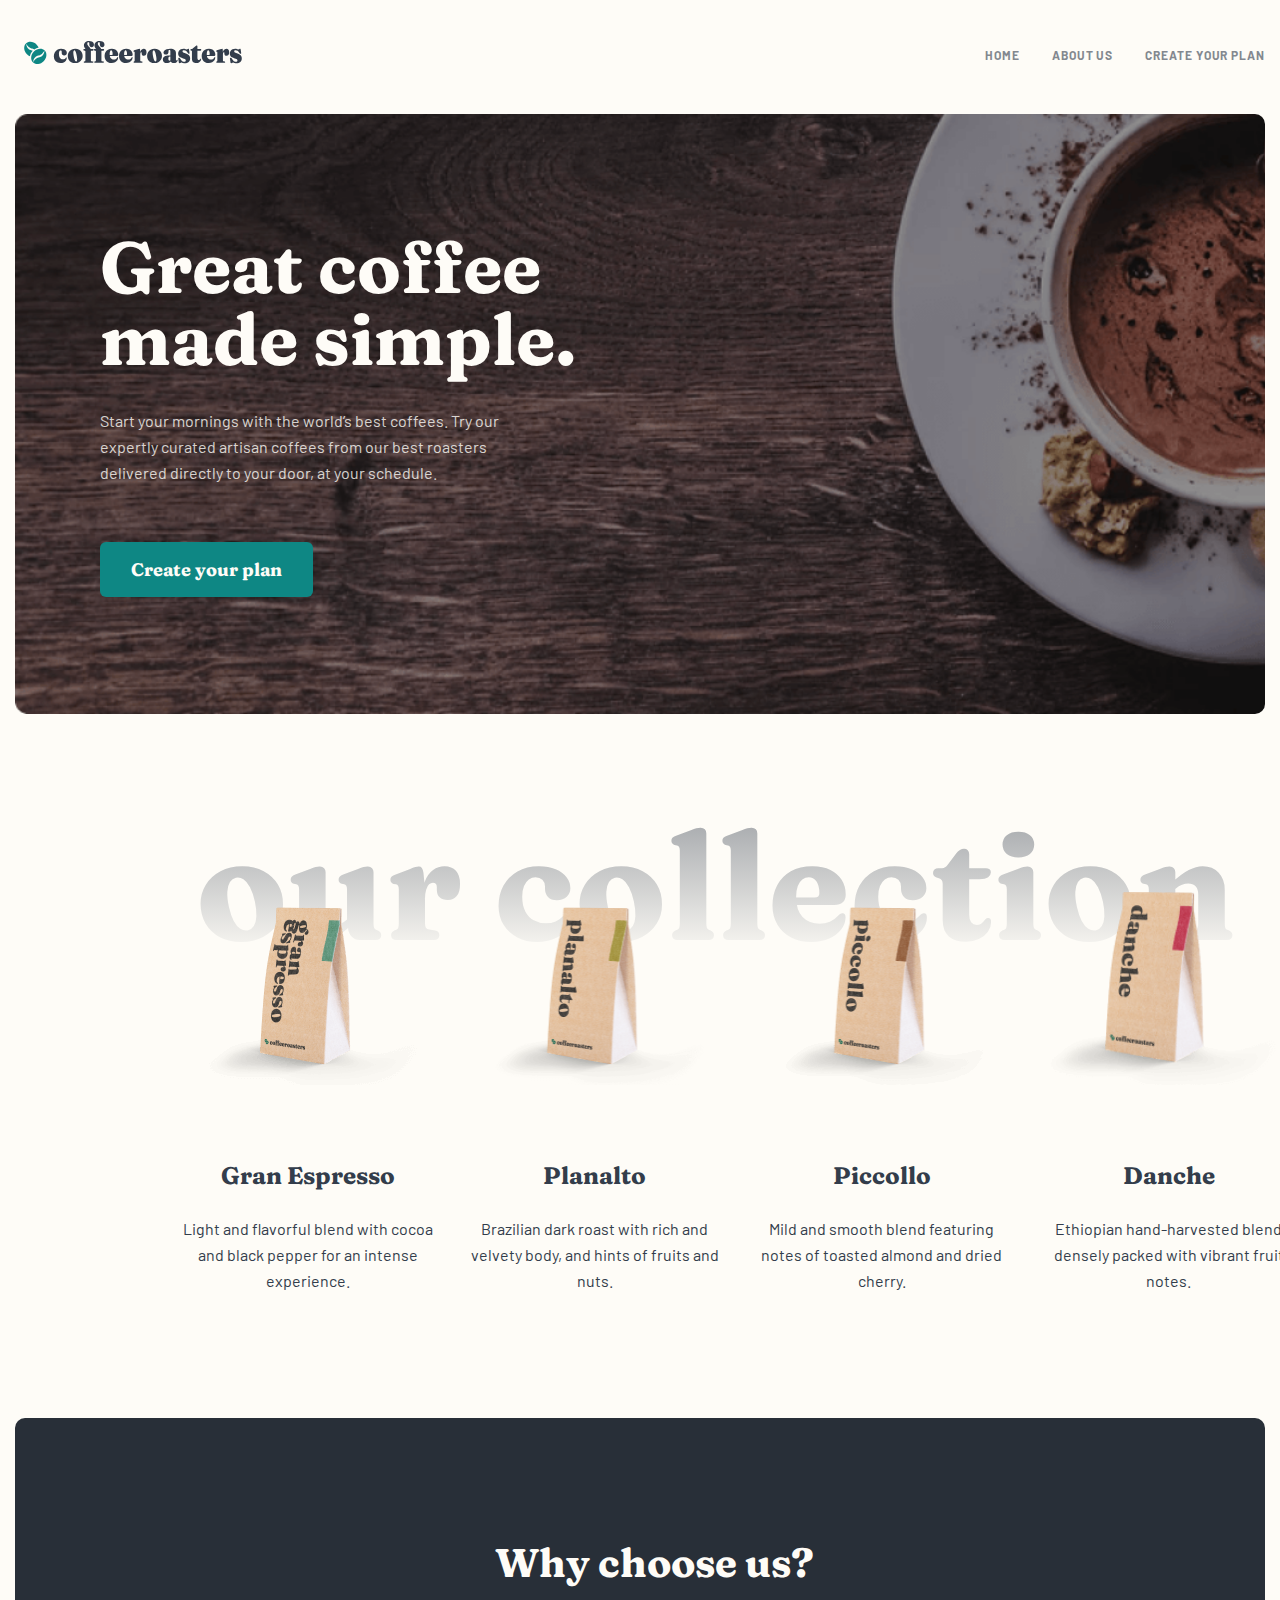
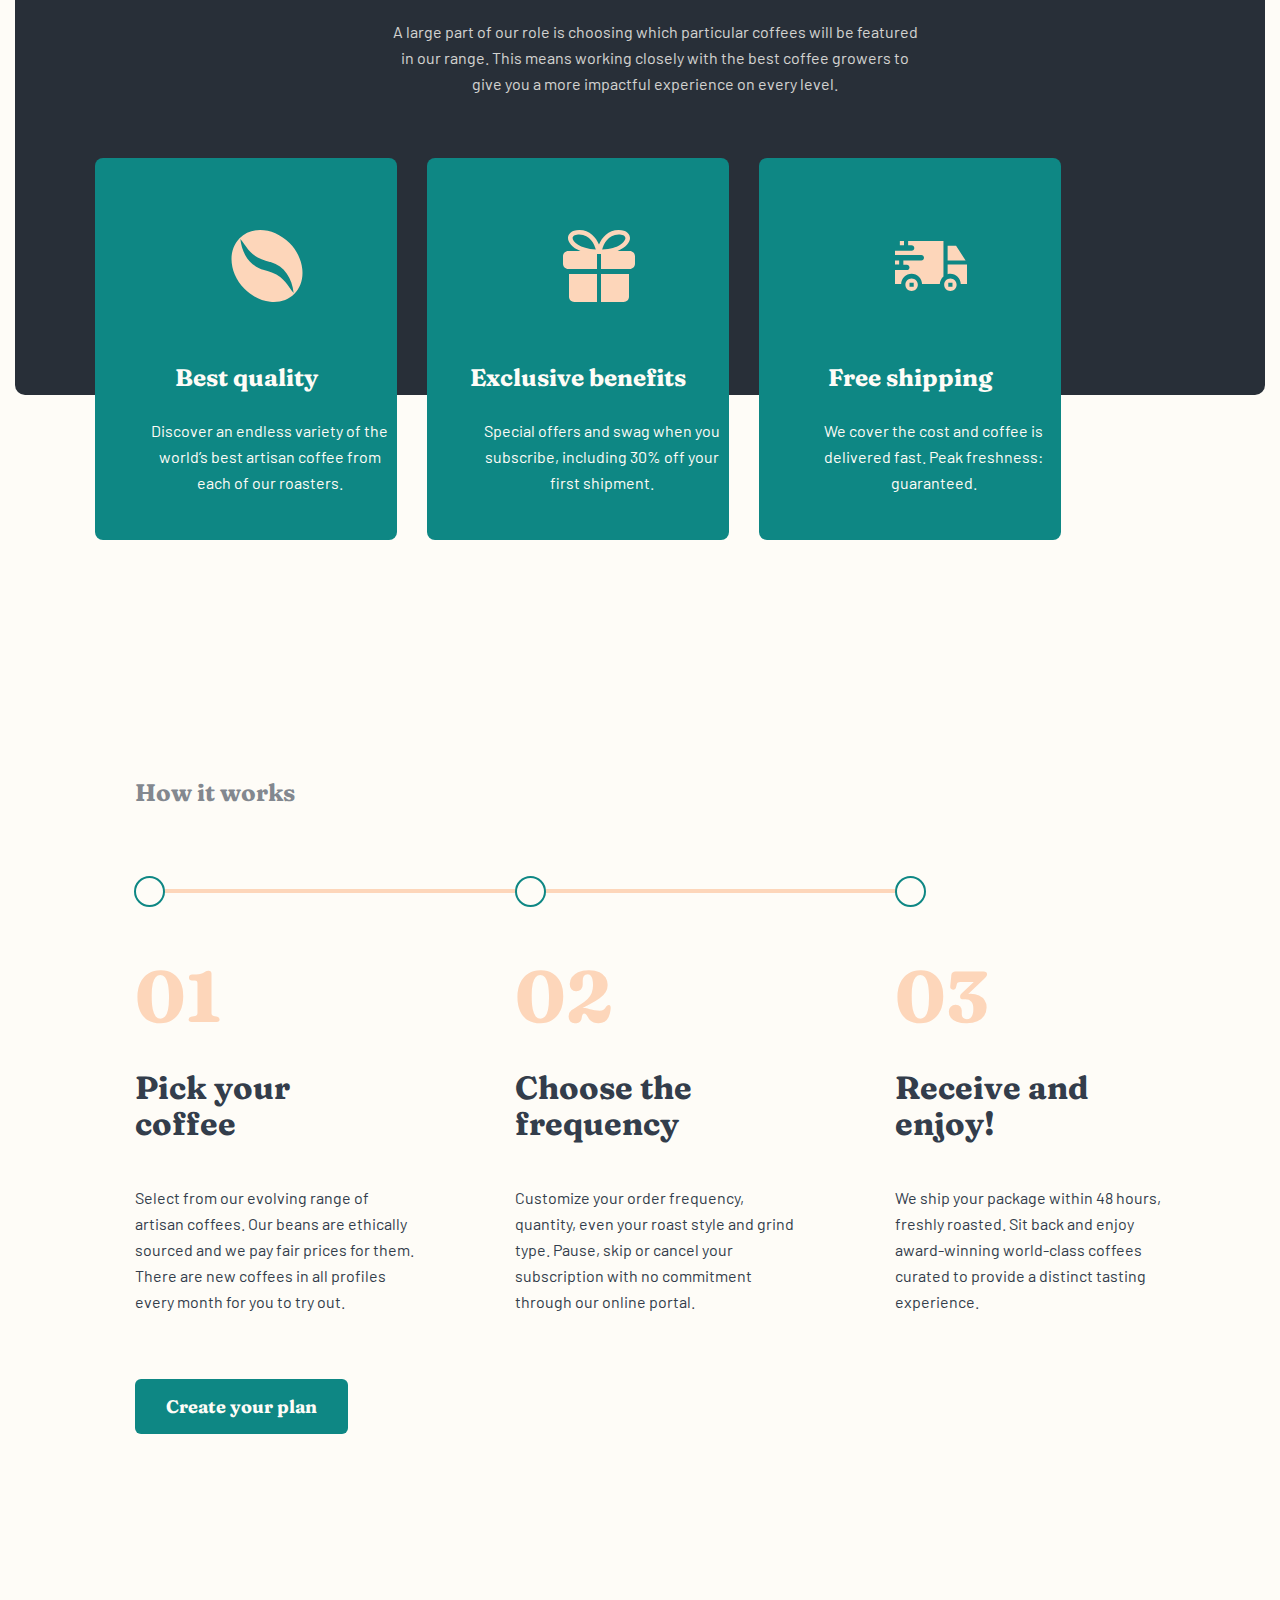
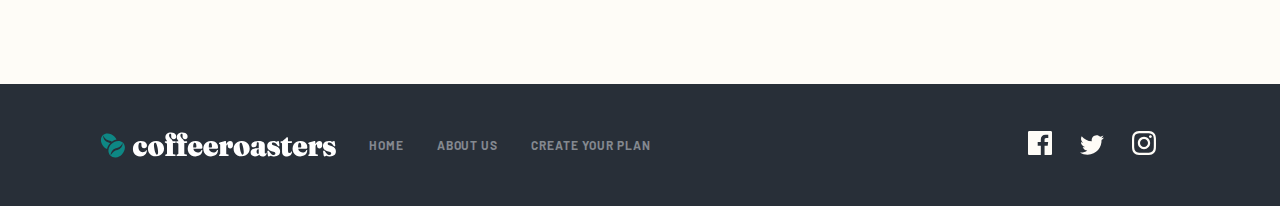
<file: index.html>
<!DOCTYPE html>
<html lang="en">

<head>
    <meta charset="UTF-8">
    <meta http-equiv="X-UA-Compatible" content="IE=edge">
    <meta name="viewport" content="width=device-width, initial-scale=1.0">
    <link rel="shortcut icon" href="./Images/coffe-icon.ico" type="image/x-icon">
    <link rel="stylesheet" href="./css/main.min.css">
    <title>Cofeeroasters-Home</title>
</head>

<body>
    <!---------------------------Header  -------------------------->
    <header class="header">
        <div class="container">
            <div class="header__wrapper">
                <div class="header__logo">
                    <img src="./Images/header-logo.svg" alt="header-logo" width="236" height="25">
                </div>
                <div class="header__right">
                    <nav class="header__nav nav">
                        <ul class="header__list">
                            <li class="header__item"><a href="./index.html" target="_blank">HOME</a></li>
                            <li class="header__item"><a href="./about.html" target="_blank">ABOUT US</a></li>
                            <li class="header__item"><a href="./Subscribe.html" target="_blank">Create your plan</a></li>
                        </ul>
                    </nav>



                    <input type="radio" name="in" id="input2">
                    <input type="radio" name="in" id="input">
                    <div class="mobil">

                        <label for="input2">
                            <img src="./Images/header-logo.svg" alt="logo" width="140" height="16">
                       <p class="inputx">X</p>
                       </label>
                        <ul>
                            <li class="mobil-item">home</li>
                            <li class="mobil-item">about</li>
                            <li class="mobil-item">Create Your Plan</li>

                        </ul>


                    </div>
                    <label for="input">

                      <div class="hamburger-menu">
                       <img sr c="./Images/humberger.svg" alt="humberger" width="16"
                      height="15">
                          </div>
                            </label>
                </div>
            </div>
        </div>
    </header>
    <!-----------------===============- main  ----========-------------------->
    <main>
        <section class="hero">
            <div class="container">
                <div class="hero__wrapper">
                    <h1 class="hero__title">Great coffee made simple.</h1>
                    <p class="hero__subtitle">Start your mornings with the world’s best coffees. Try our expertly curated artisan coffees from our best roasters delivered directly to your door, at your schedule.</p>
                    <button>Create your plan</button>
                </div>
            </div>
        </section>

        <!--------------------- card  ---------------->

        <section class="card">
            <div class="container">
                <div class="card__top">
                    <h2 class="card__title">our collection</h2>
                    <div class="card__ourbox"></div>
                </div>
                <ul class="card__list">
                    <li class="card__item">
                        <img src="./Images/expresso.png" alt="expresso" width="255" height="193">
                        <div class="card__subtitle">
                            <h5>Gran Espresso</h5>
                            <p>Light and flavorful blend with cocoa and black pepper for an intense experience.</p>
                        </div>
                    </li>

                    <li class="card__item">
                        <img src="./Images/planalto.png" alt="Planalto" width="255" height="193">
                        <div class="card__subtitle">
                            <h5>Planalto</h5>
                            <p>Brazilian dark roast with rich and velvety body, and hints of fruits and nuts.</p>
                        </div>
                    </li>
                    <li class="card__item">
                        <img src="./Images/piccolo.png" alt="Piccollo" width="255" height="193">
                        <div class="card__subtitle">
                            <h5>Piccollo</h5>
                            <p>Mild and smooth blend featuring notes of toasted almond and dried cherry.</p>
                        </div>
                    </li>
                    <li class="card__item">
                        <img src="./Images/danche.png" alt="Danche" width="255" height="193">
                        <div class="card__subtitle">
                            <h5>Danche</h5>
                            <p>Ethiopian hand-harvested blend densely packed with vibrant fruit notes.</p>
                        </div>
                    </li>

                </ul>

            </div>
        </section>

        <!-------------------- choose -------------------------- -->
        <section class="choose">
            <div class="container">
                <div class="choose__wrapper">
                    <div class="choose__top">
                        <h3>Why choose us?</h3>
                        <p>A large part of our role is choosing which particular coffees will be featured in our range. This means working closely with the best coffee growers to give you a more impactful experience on every level.</p>
                    </div>
                    <div class="choose__card">
                        <ul class="choose__list">
                            <li class="choose__item">
                                <img src="./Images/icon1.svg" alt="icon1" width="72" height="72">
                                <div class="choose__subtitle">
                                    <h5>Best quality</h5>
                                    <p>Discover an endless variety of the world’s best artisan coffee from each of our roasters.</p>
                                </div>
                            </li>
                            <li class="choose__item">
                                <img src="./Images/icon2.svg" alt="icon2" width="72" height="72">
                                <div class="choose__subtitle">
                                    <h5>Exclusive benefits</h5>
                                    <p>Special offers and swag when you subscribe, including 30% off your first shipment.</p>
                                </div>
                            </li>
                            <li class="choose__item">
                                <img src="./Images/icon3.svg" alt="icon3" width="72" height="72">
                                <div class="choose__subtitle">
                                    <h5>Free shipping</h5>
                                    <p>We cover the cost and coffee is delivered fast. Peak freshness: guaranteed.</p>
                                </div>
                            </li>
                        </ul>
                    </div>
                </div>
            </div>
        </section>



        <!------------------------------ works  -------------------------------->
        <section class="works works--home">
            <div class="container">
                <div class="works__wrapper">
                    <h4 class="works__title">How it works</h4>
                    <div class="works__line">
                        <span class="works__span"></span>
                        <span class="works__span"></span>
                        <span class="works__span"></span>
                    </div>
                    <ul class="works__list">
                        <li class="works__item">
                            <h2 class="works__title2">01</h2>
                            <h3 class="works__title3">Pick your coffee</h3>
                            <p class="works__text">Select from our evolving range of artisan coffees. Our beans are ethically sourced and we pay fair prices for them. There are new coffees in all profiles every month for you to try out.</p>
                        </li>
                        <li class="works__item">
                            <h2 class="works__title2">02</h2>
                            <h3 class="works__title3">Choose the frequency</h3>
                            <p class="works__text">Customize your order frequency, quantity, even your roast style and grind type. Pause, skip or cancel your subscription with no commitment through our online portal.</p>
                        </li>
                        <li class="works__item">
                            <h2 class="works__title2">03</h2>
                            <h3 class="works__title3">Receive and enjoy!</h3>
                            <p class="works__text">We ship your package within 48 hours, freshly roasted. Sit back and enjoy award-winning world-class coffees curated to provide a distinct tasting experience.</p>
                        </li>

                    </ul>
                    <button>Create your plan</button>
                </div>
            </div>
        </section>
    </main>
    <!--------------------------- FOOTER  ----------------->
    <footer class="footer">
        <div class="container">
            <div class="footer__wrapper">
                <div class="footer__left">
                    <img src="./Images/footer-logo.svg" alt="logo" width="236" height="26">
                    <ul class="footer__list">
                        <li>
                            <a href="./index.html">HOME</a>
                        </li>
                        <li><a href="./about.html">ABOUT US</a></li>
                        <li>
                            <a href="./Subscribe.html">Create your plan</a>
                        </li>
                    </ul>
                </div>
                <div class="footer__right">

                    <a title="imgs" href="./index.html"> <svg width="24" height="24" viewbox="0 0 24 24" fill="none" xmlns="http://www.w3.org/2000/svg">
                        <path id="facebook" d="M22.675 0H1.325C0.593 0 0 0.593 0 1.325V22.676C0 23.407 0.593 24 1.325 24H12.82V14.706H9.692V11.084H12.82V8.413C12.82 5.313 14.713 3.625 17.479 3.625C18.804 3.625 19.942 3.724 20.274 3.768V7.008L18.356 7.009C16.852 7.009 16.561 7.724 16.561 8.772V11.085H20.148L19.681 14.707H16.561V24H22.677C23.407 24 24 23.407 24 22.675V1.325C24 0.593 23.407 0 22.675 0Z" fill="#FEFCF7"/>
                        </svg>
                    </a>
                    <a title="about htmlga o`tish" href="./about.html"> <svg width="24" height="20" viewbox="0 0 24 20" fill="none" xmlns="http://www.w3.org/2000/svg">
                        <path id="twitter" d="M24 2.55705C23.117 2.94905 22.168 3.21305 21.172 3.33205C22.189 2.72305 22.97 1.75805 23.337 0.608047C22.386 1.17205 21.332 1.58205 20.21 1.80305C19.313 0.846047 18.032 0.248047 16.616 0.248047C13.437 0.248047 11.101 3.21405 11.819 6.29305C7.728 6.08805 4.1 4.12805 1.671 1.14905C0.381 3.36205 1.002 6.25705 3.194 7.72305C2.388 7.69705 1.628 7.47605 0.965 7.10705C0.911 9.38805 2.546 11.522 4.914 11.997C4.221 12.185 3.462 12.229 2.69 12.081C3.316 14.037 5.134 15.46 7.29 15.5C5.22 17.123 2.612 17.848 0 17.54C2.179 18.937 4.768 19.752 7.548 19.752C16.69 19.752 21.855 12.031 21.543 5.10605C22.505 4.41105 23.34 3.54405 24 2.55705Z" fill="#FEFCF7"/>
                        </svg>
                    </a>
                    <a title="subscribe htmlha o`tish" href="./Subscribe.html"> <svg width="24" height="24" viewbox="0 0 24 24" fill="none" xmlns="http://www.w3.org/2000/svg">
                        <path id="instagram" fill-rule="evenodd" clip-rule="evenodd" d="M12 0C8.741 0 8.333 0.014 7.053 0.072C2.695 0.272 0.273 2.69 0.073 7.052C0.014 8.333 0 8.741 0 12C0 15.259 0.014 15.668 0.072 16.948C0.272 21.306 2.69 23.728 7.052 23.928C8.333 23.986 8.741 24 12 24C15.259 24 15.668 23.986 16.948 23.928C21.302 23.728 23.73 21.31 23.927 16.948C23.986 15.668 24 15.259 24 12C24 8.741 23.986 8.333 23.928 7.053C23.732 2.699 21.311 0.273 16.949 0.073C15.668 0.014 15.259 0 12 0ZM12 2.163C15.204 2.163 15.584 2.175 16.85 2.233C20.102 2.381 21.621 3.924 21.769 7.152C21.827 8.417 21.838 8.797 21.838 12.001C21.838 15.206 21.826 15.585 21.769 16.85C21.62 20.075 20.105 21.621 16.85 21.769C15.584 21.827 15.206 21.839 12 21.839C8.796 21.839 8.416 21.827 7.151 21.769C3.891 21.62 2.38 20.07 2.232 16.849C2.174 15.584 2.162 15.205 2.162 12C2.162 8.796 2.175 8.417 2.232 7.151C2.381 3.924 3.896 2.38 7.151 2.232C8.417 2.175 8.796 2.163 12 2.163ZM5.838 12C5.838 8.597 8.597 5.838 12 5.838C15.403 5.838 18.162 8.597 18.162 12C18.162 15.404 15.403 18.163 12 18.163C8.597 18.163 5.838 15.403 5.838 12ZM12 16C9.791 16 8 14.21 8 12C8 9.791 9.791 8 12 8C14.209 8 16 9.791 16 12C16 14.21 14.209 16 12 16ZM16.965 5.595C16.965 4.8 17.61 4.155 18.406 4.155C19.201 4.155 19.845 4.8 19.845 5.595C19.845 6.39 19.201 7.035 18.406 7.035C17.61 7.035 16.965 6.39 16.965 5.595Z" fill="#FEFCF7"/>
                        </svg>
                    </a>
                </div>
            </div>
        </div>
    </footer>

</body>

</html>
</file>
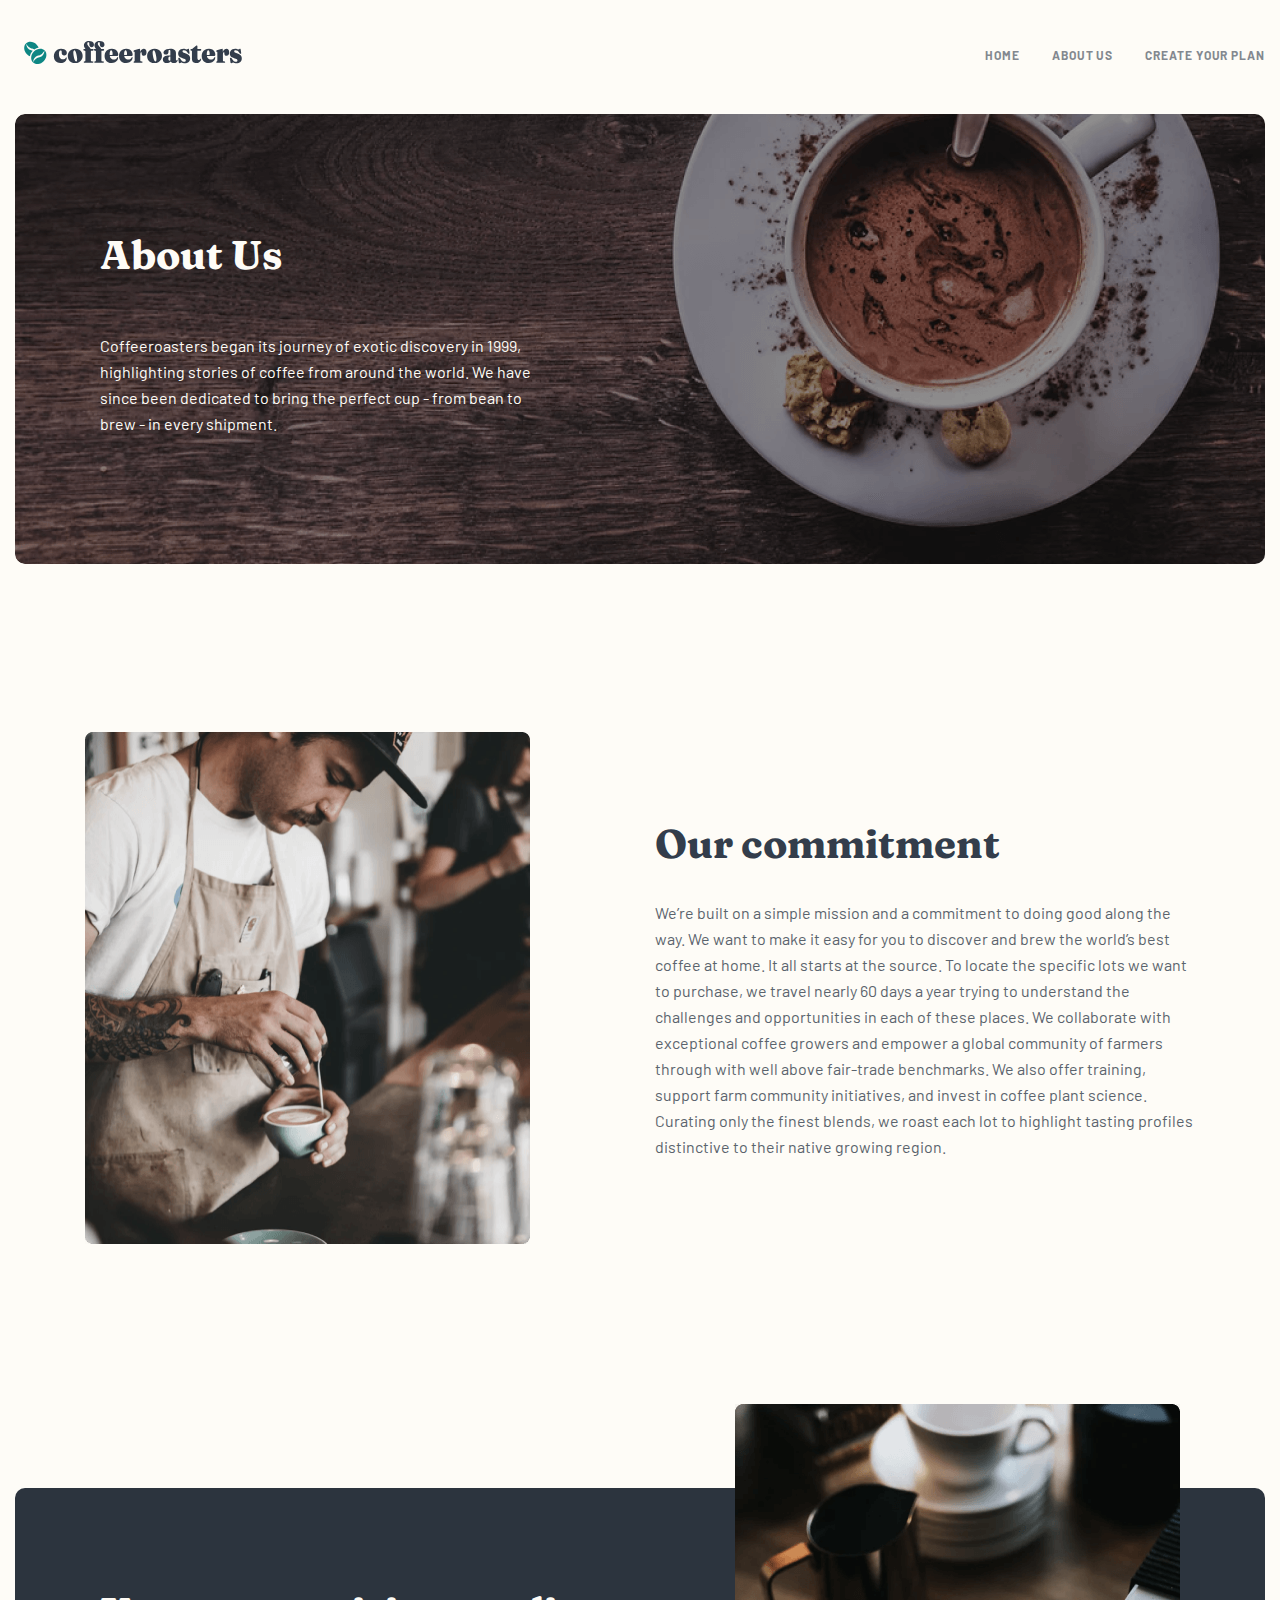
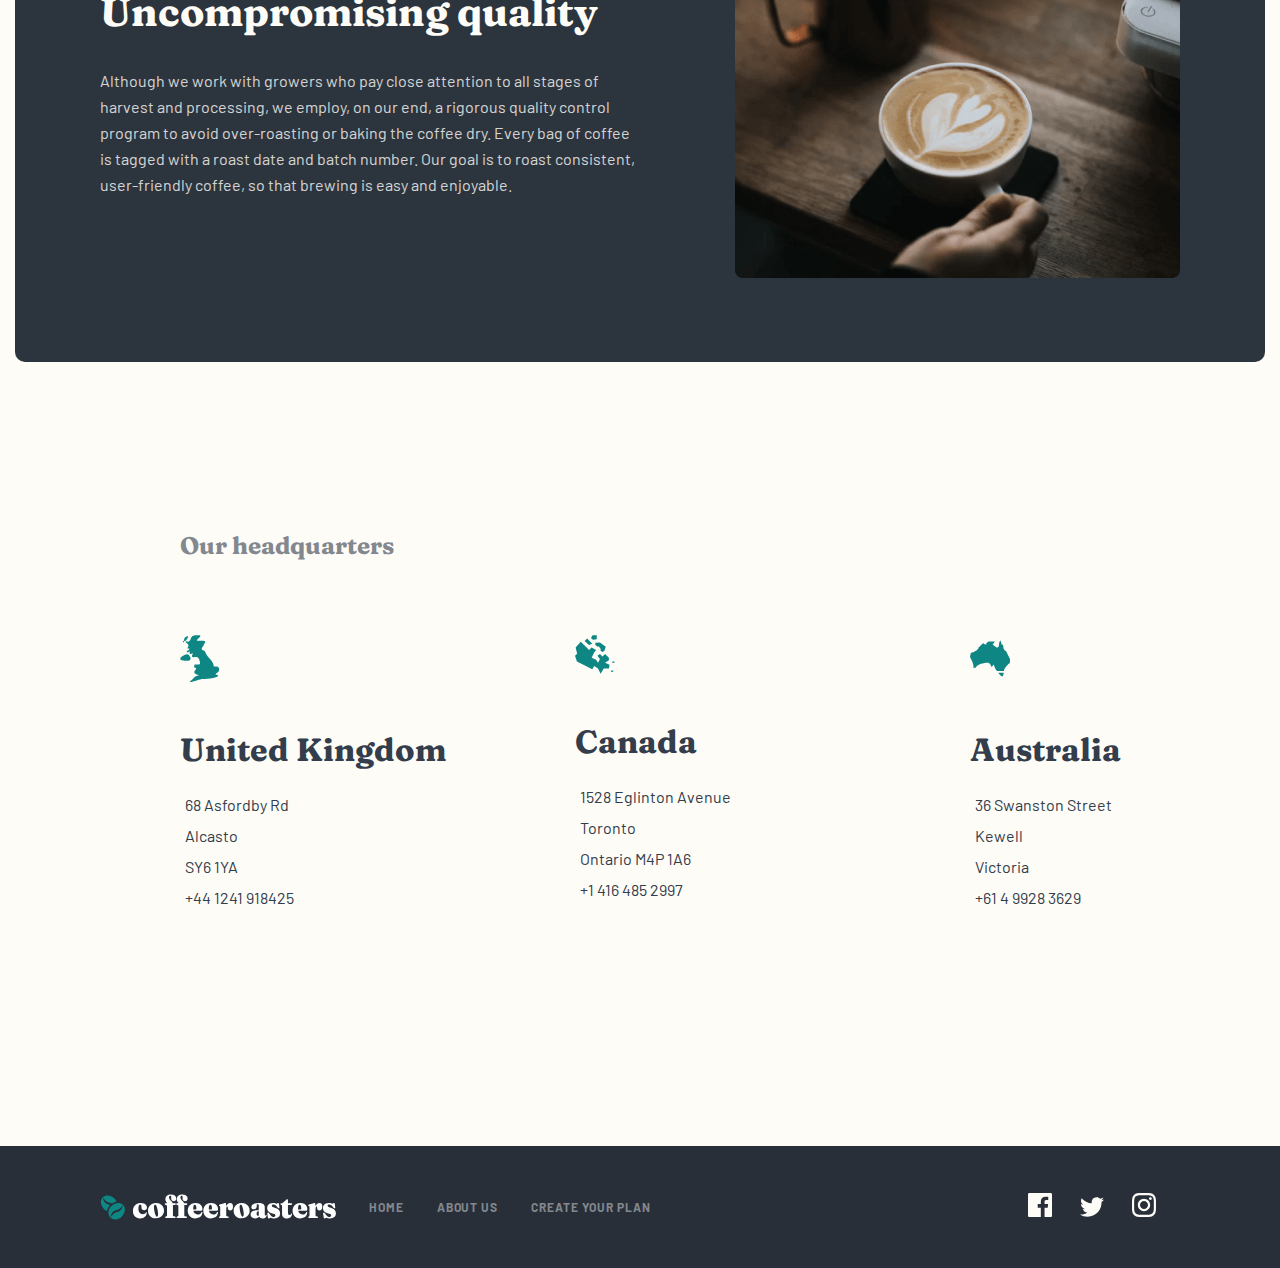
<file: about.html>
<!DOCTYPE html>
<html lang="en">

<head>
    <meta charset="UTF-8">
    <meta http-equiv="X-UA-Compatible" content="IE=edge">
    <meta name="viewport" content="width=device-width, initial-scale=1.0">
    <link rel="shortcut icon" href="./Images/coffe-icon.ico" type="image/x-icon">
    <link rel="stylesheet" href="./css/main.min.css">
    <title>Cofeeroasters-About</title>
</head>

<body>
    <!---------------------------Header  -------------------------->
    <header class="header">
        <div class="container">
            <div class="header__wrapper">
                <div class="header__left">
                    <div class="header__logo">
                        <img src="./Images/header-logo.svg" alt="header-logo" width="236" height="25">
                    </div>
                </div>
                <div class="header__right">
                    <nav class="header__nav nav">
                        <ul class="header__list">
                            <li class="header__item"><a href="./index.html" target="_blank">HOME</a></li>
                            <li class="header__item"><a href="./about.html" target="_blank">ABOUT US</a></li>
                            <li class="header__item"><a href="./Subscribe.html" target="_blank">Create your plan</a></li>
                        </ul>
                    </nav>



                    <input type="radio" name="in" id="input2">
                    <input type="radio" name="in" id="input">
                    <div class="mobil">

                        <label for="input2">
                            <img src="./Images/header-logo.svg" alt="logo" width="140" height="16">
                       <p class="inputx">X</p>
                       </label>
                        <ul>
                            <li class="mobil-item">home</li>
                            <li class="mobil-item">about</li>
                            <li class="mobil-item">Create Your Plan</li>

                        </ul>


                    </div>
                    <label for="input">

                      <div class="hamburger-menu">
                       <img src="./Images/humberger.svg" alt="humberger" width="16"
                      height="15">
                          </div>
                            </label>
                </div>
            </div>
        </div>
    </header>

    <!------------------------------ main  --------------------------------------->
    <main>
        <section class="heroabout">
            <div class="container">
                <div class="heroabout__wrapper">
                    <h1 class="heroabout__title">About Us</h1>
                    <p class="heroabout__subtitle">Coffeeroasters began its journey of exotic discovery in 1999, highlighting stories of coffee from around the world. We have since been dedicated to bring the perfect cup - from bean to brew - in every shipment.</p>

                </div>
            </div>
        </section>

        <!------------------------------- commit  ---------------------->
        <section class="commit">
            <div class="container">
                <div class="commit__wrapper">
                    <div class="commit___left">
                        <img class="commit__imgs" src="./Images/about-people.png" alt="odam" width="445" height="512">
                    </div>
                    <div class="commit___right">
                        <h3>Our commitment</h3>
                        <p>We’re built on a simple mission and a commitment to doing good along the way. We want to make it easy for you to discover and brew the world’s best coffee at home. It all starts at the source. To locate the specific lots we want
                            to purchase, we travel nearly 60 days a year trying to understand the challenges and opportunities in each of these places. We collaborate with exceptional coffee growers and empower a global community of farmers through with
                            well above fair-trade benchmarks. We also offer training, support farm community initiatives, and invest in coffee plant science. Curating only the finest blends, we roast each lot to highlight tasting profiles distinctive
                            to their native growing region.</p>
                    </div>
                </div>

            </div>

        </section>

        <!-------------------------- uncom  -------------------->
        <section class="uncom">
            <div class="container">
                <div class="uncom__wrapper">
                    <div class="uncom__left">
                        <h3>Uncompromising quality</h3>
                        <p>Although we work with growers who pay close attention to all stages of harvest and processing, we employ, on our end, a rigorous quality control program to avoid over-roasting or baking the coffee dry. Every bag of coffee is tagged
                            with a roast date and batch number. Our goal is to roast consistent, user-friendly coffee, so that brewing is easy and enjoyable.</p>
                    </div>
                    <div class="uncom__right"></div>
                </div>
            </div>

        </section>

        <!----------------------------------------- quarters  ---------------------------->
        <section class="quarters">
            <div class="container">
                <div class="quarters__wrapper">
                    <h5>Our headquarters</h5>
                    <ul class="quarters__list">
                        <li class="quarters__item">
                            <img src="./Images/kingdom.svg" alt="kingdom" width="40" height="49">
                            <div class="quarters__subtitle">
                                <h4>United Kingdom</h4>
                                <ul>

                                    <li>68 Asfordby Rd </li>
                                    <li> Alcasto </li>
                                    <li> SY6 1YA</li>
                                    <li>+44 1241 918425</li>
                                </ul>
                            </div>
                        </li>
                        <li class="quarters__item">
                            <img src="./Images/canada.svg" alt="canada" width="40" height="41">
                            <div class="quarters__subtitle">
                                <h4>Canada</h4>
                                <ul>

                                    <li>1528 Eglinton Avenue</li>
                                    <li> Toronto </li>
                                    <li> Ontario M4P 1A6</li>
                                    <li> +1 416 485 2997 </li>
                                </ul>
                            </div>
                        </li>
                        <li class="quarters__item">
                            <img src="./Images/australiya.svg" alt="australiya" width="40" height="49">
                            <div class="quarters__subtitle">
                                <h4>Australia</h4>
                                <ul>
                                    <li>36 Swanston Street </li>
                                    <li> Kewell </li>
                                    <li> Victoria </li>
                                    <li>+61 4 9928 3629</li>
                                </ul>
                            </div>
                        </li>
                    </ul>
                </div>


            </div>

        </section>
    </main>

    <!--------------------------- FOOTER  ----------------->
    <footer class="footer">
        <div class="container">
            <div class="footer__wrapper">
                <div class="footer__left">
                    <img src="./Images/footer-logo.svg" alt="logo" width="236" height="26">
                    <ul class="footer__list">
                        <li>
                            <a href="./index.html">HOME</a>
                        </li>
                        <li><a href="./about.html">ABOUT US</a></li>
                        <li>
                            <a href="./Subscribe.html">Create your plan</a>
                        </li>
                    </ul>
                </div>
                <div class="footer__right">
                    <a title="imgs" href="./index.html"> <svg width="24" height="24" viewbox="0 0 24 24" fill="none" xmlns="http://www.w3.org/2000/svg">
                        <path id="facebook" d="M22.675 0H1.325C0.593 0 0 0.593 0 1.325V22.676C0 23.407 0.593 24 1.325 24H12.82V14.706H9.692V11.084H12.82V8.413C12.82 5.313 14.713 3.625 17.479 3.625C18.804 3.625 19.942 3.724 20.274 3.768V7.008L18.356 7.009C16.852 7.009 16.561 7.724 16.561 8.772V11.085H20.148L19.681 14.707H16.561V24H22.677C23.407 24 24 23.407 24 22.675V1.325C24 0.593 23.407 0 22.675 0Z" fill="#FEFCF7"/>
                        </svg>
                    </a>
                    <a title="about htmlga o`tish" href="./about.html"> <svg width="24" height="20" viewbox="0 0 24 20" fill="none" xmlns="http://www.w3.org/2000/svg">
                        <path id="twitter" d="M24 2.55705C23.117 2.94905 22.168 3.21305 21.172 3.33205C22.189 2.72305 22.97 1.75805 23.337 0.608047C22.386 1.17205 21.332 1.58205 20.21 1.80305C19.313 0.846047 18.032 0.248047 16.616 0.248047C13.437 0.248047 11.101 3.21405 11.819 6.29305C7.728 6.08805 4.1 4.12805 1.671 1.14905C0.381 3.36205 1.002 6.25705 3.194 7.72305C2.388 7.69705 1.628 7.47605 0.965 7.10705C0.911 9.38805 2.546 11.522 4.914 11.997C4.221 12.185 3.462 12.229 2.69 12.081C3.316 14.037 5.134 15.46 7.29 15.5C5.22 17.123 2.612 17.848 0 17.54C2.179 18.937 4.768 19.752 7.548 19.752C16.69 19.752 21.855 12.031 21.543 5.10605C22.505 4.41105 23.34 3.54405 24 2.55705Z" fill="#FEFCF7"/>
                        </svg>
                    </a>
                    <a title="subscribe htmlha o`tish" href="./Subscribe.html"> <svg width="24" height="24" viewbox="0 0 24 24" fill="none" xmlns="http://www.w3.org/2000/svg">
                        <path id="instagram" fill-rule="evenodd" clip-rule="evenodd" d="M12 0C8.741 0 8.333 0.014 7.053 0.072C2.695 0.272 0.273 2.69 0.073 7.052C0.014 8.333 0 8.741 0 12C0 15.259 0.014 15.668 0.072 16.948C0.272 21.306 2.69 23.728 7.052 23.928C8.333 23.986 8.741 24 12 24C15.259 24 15.668 23.986 16.948 23.928C21.302 23.728 23.73 21.31 23.927 16.948C23.986 15.668 24 15.259 24 12C24 8.741 23.986 8.333 23.928 7.053C23.732 2.699 21.311 0.273 16.949 0.073C15.668 0.014 15.259 0 12 0ZM12 2.163C15.204 2.163 15.584 2.175 16.85 2.233C20.102 2.381 21.621 3.924 21.769 7.152C21.827 8.417 21.838 8.797 21.838 12.001C21.838 15.206 21.826 15.585 21.769 16.85C21.62 20.075 20.105 21.621 16.85 21.769C15.584 21.827 15.206 21.839 12 21.839C8.796 21.839 8.416 21.827 7.151 21.769C3.891 21.62 2.38 20.07 2.232 16.849C2.174 15.584 2.162 15.205 2.162 12C2.162 8.796 2.175 8.417 2.232 7.151C2.381 3.924 3.896 2.38 7.151 2.232C8.417 2.175 8.796 2.163 12 2.163ZM5.838 12C5.838 8.597 8.597 5.838 12 5.838C15.403 5.838 18.162 8.597 18.162 12C18.162 15.404 15.403 18.163 12 18.163C8.597 18.163 5.838 15.403 5.838 12ZM12 16C9.791 16 8 14.21 8 12C8 9.791 9.791 8 12 8C14.209 8 16 9.791 16 12C16 14.21 14.209 16 12 16ZM16.965 5.595C16.965 4.8 17.61 4.155 18.406 4.155C19.201 4.155 19.845 4.8 19.845 5.595C19.845 6.39 19.201 7.035 18.406 7.035C17.61 7.035 16.965 6.39 16.965 5.595Z" fill="#FEFCF7"/>
                        </svg>
                    </a>
                </div>
            </div>
        </div>

    </footer>
</body>

</html>
</file>
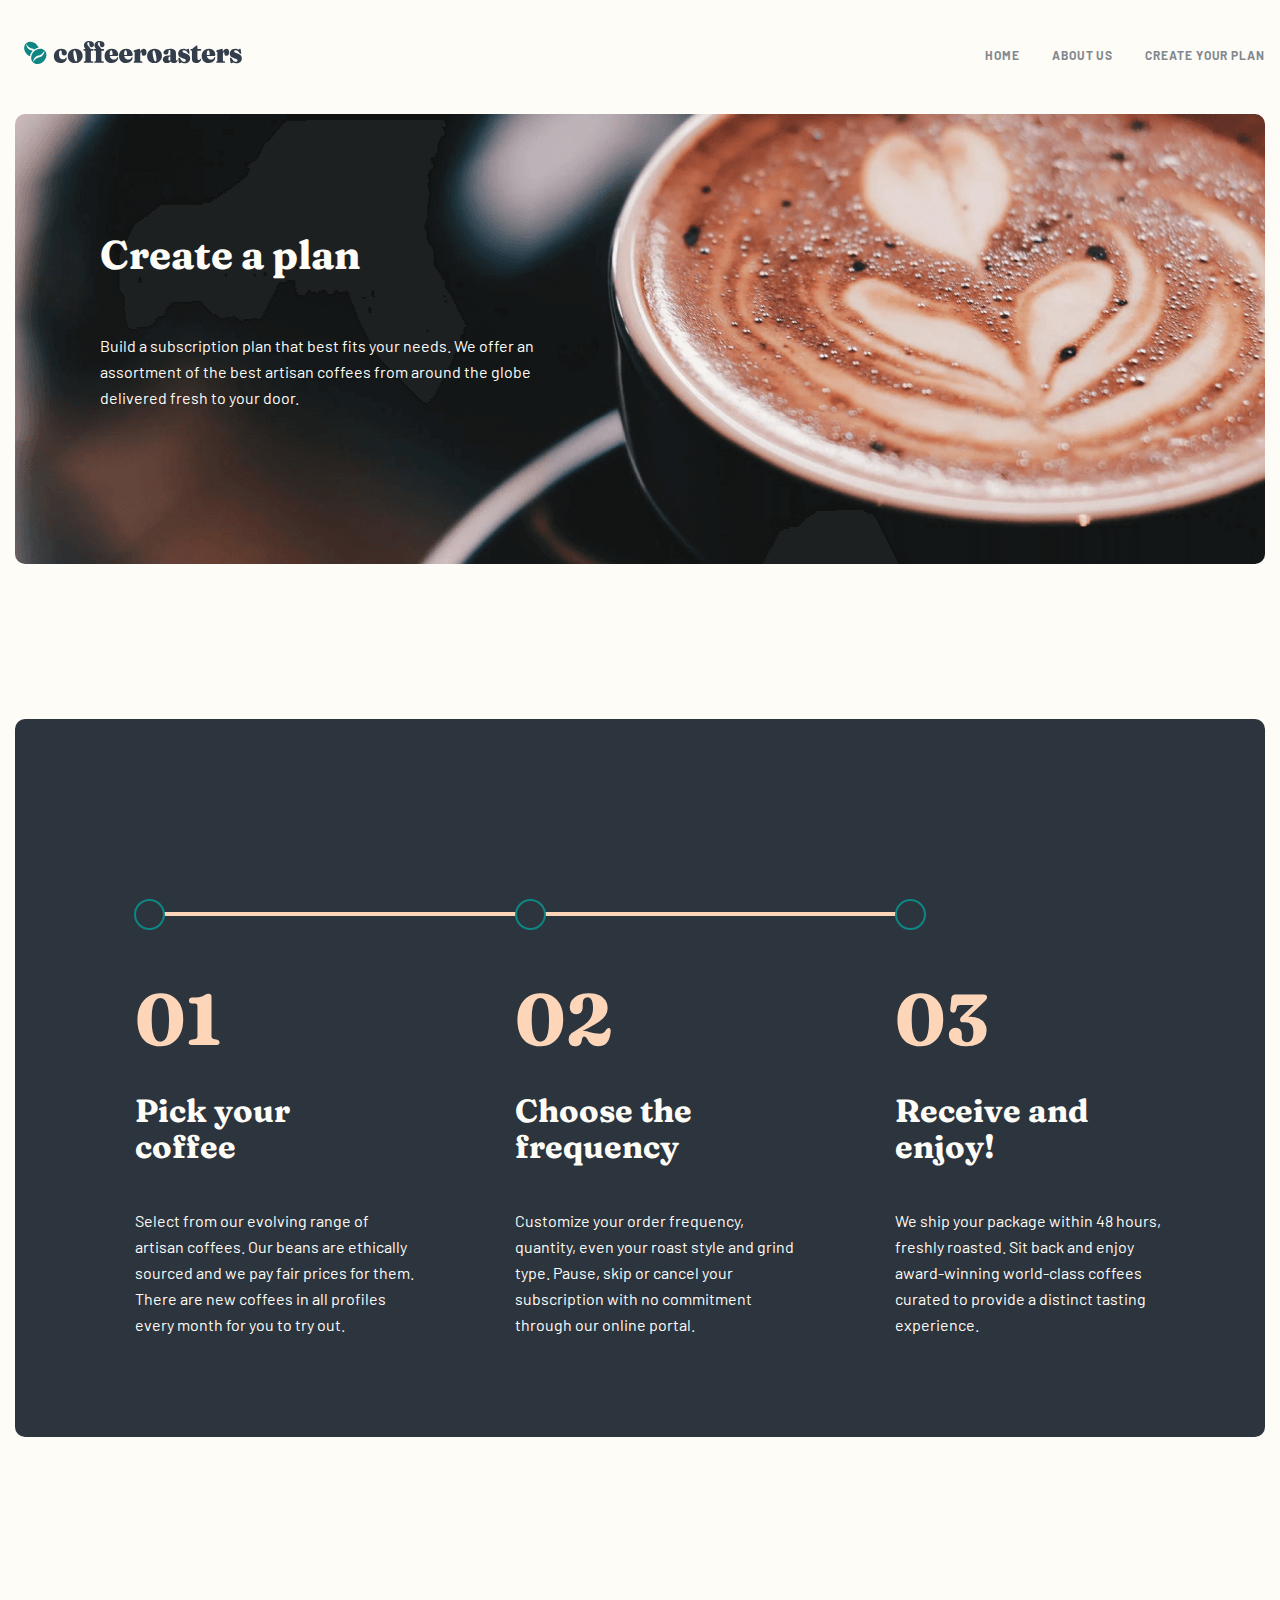
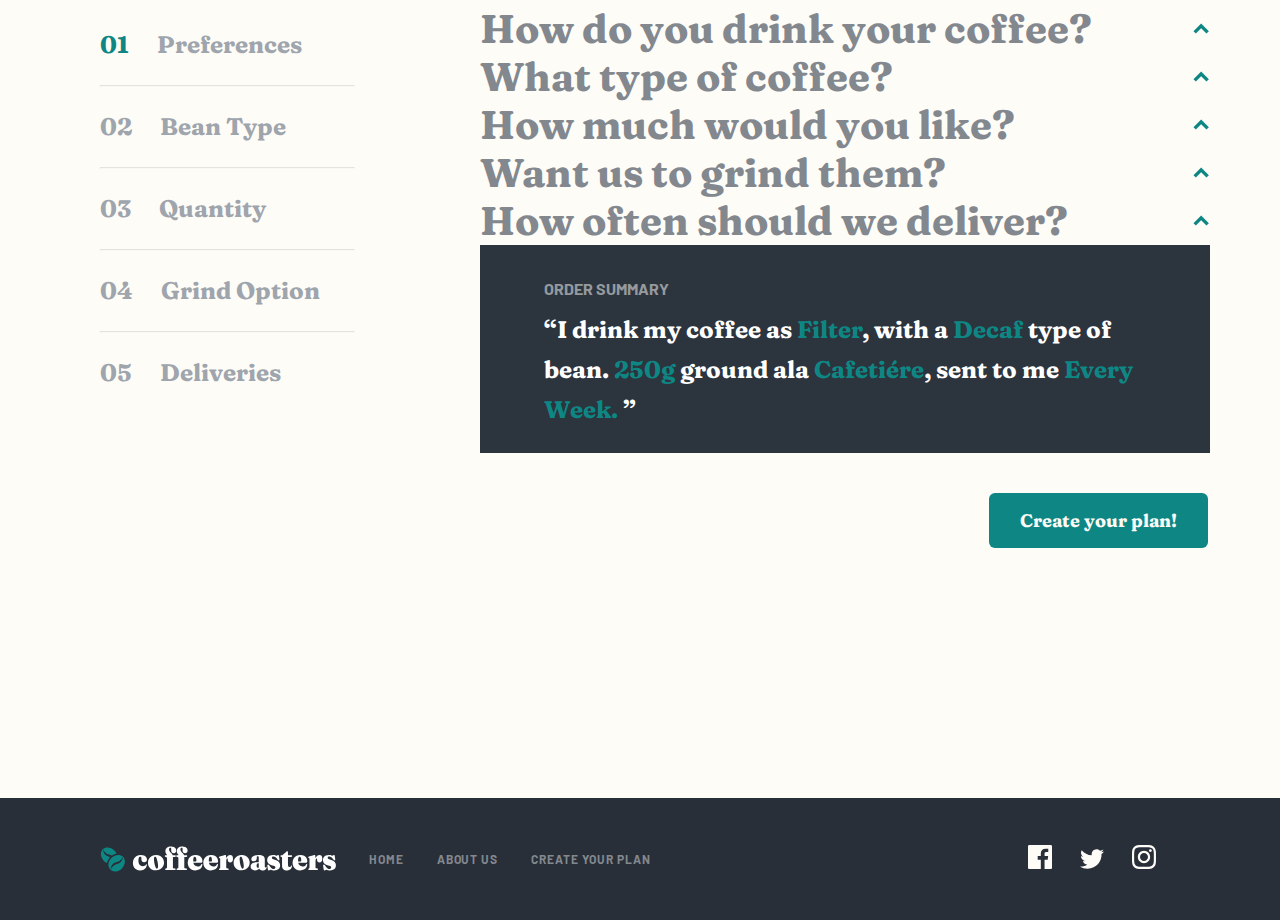
<file: Subscribe.html>
<!DOCTYPE html>
<html lang="en">

<head>
    <meta charset="UTF-8">
    <meta http-equiv="X-UA-Compatible" content="IE=edge">
    <meta name="viewport" content="width=device-width, initial-scale=1.0">
    <link rel="shortcut icon" href="./Images/coffe-icon.ico" type="image/x-icon">
    <link rel="stylesheet" href="./css/main.min.css">
    <title>Cofeeroasters-Subscribe</title>
</head>

<body>
    <!---------------------------Header  -------------------------->
    <header class="header">
        <div class="container">
            <div class="header__wrapper">

                <div class="header__logo">
                    <img src="./Images/header-logo.svg" alt="header-logo" width="236" height="25">
                </div>
                <nav class="header__nav nav">
                    <ul class="header__list">
                        <li class="header__item"><a href="./index.html" target="_blank">HOME</a></li>
                        <li class="header__item"><a href="./about.html" target="_blank">ABOUT US</a></li>
                        <li class="header__item"><a href="./Subscribe.html" target="_blank">Create your plan</a></li>
                    </ul>
                </nav>
                <label for="input">

                    <div class="hamburger-menu">
                        <img src="./Images/humberger.svg" alt="humberger" width="16"
                        height="15">
                    </div>
                </label>
            </div>
        </div>
    </header>
    <!----------------------- main ------------------------ -->
    <main>
        <section class="herosubscribe">
            <div class="container">
                <div class="herosubscribe__wrapper">
                    <h1 class="herosubscribe__title">Create a plan</h1>
                    <p class="herosubscribe__subtitle">Build a subscription plan that best fits your needs. We offer an assortment of the best artisan coffees from around the globe delivered fresh to your door.</p>

                </div>
            </div>
        </section>

        <!------------------------------ works  -------------------------------->
        <section class="works">
            <div class="container">
                <div class="works__wrapper works__wrapper--bg">

                    <div class="works__line works__line--two">
                        <span class="works__span works__span--two"></span>
                        <span class="works__span works__span--two"></span>
                        <span class="works__span works__span--two"></span>
                    </div>
                    <ul class="works__list">
                        <li class="works__item">
                            <h2 class="works__title2">01</h2>
                            <h3 class="works__title3 works__title3--two">Pick your coffee</h3>
                            <p class="works__text works__text--two ">Select from our evolving range of artisan coffees. Our beans are ethically sourced and we pay fair prices for them. There are new coffees in all profiles every month for you to try out.</p>
                        </li>
                        <li class="works__item">
                            <h2 class="works__title2">02</h2>
                            <h3 class="works__title3 works__title3--two">Choose the frequency</h3>
                            <p class="works__text works__text--two">Customize your order frequency, quantity, even your roast style and grind type. Pause, skip or cancel your subscription with no commitment through our online portal.</p>
                        </li>
                        <li class="works__item">
                            <h2 class="works__title2">03</h2>
                            <h3 class="works__title3 works__title3--two">Receive and enjoy!</h3>
                            <p class="works__text works__text--two">We ship your package within 48 hours, freshly roasted. Sit back and enjoy award-winning world-class coffees curated to provide a distinct tasting experience.</p>
                        </li>

                    </ul>

                </div>
            </div>
        </section>

        <section class="drinkcoffe">
            <div class="container">
                <div class="drinkcoffe__wrapper">
                    <div class="drinkcoffe__left">
                        <ul class="drinkcoffe__list">
                            <li class="drinkcoffe__item">
                                <p class="drinkcoffe__text">01 </p>
                                <p>Preferences</p>

                            </li>
                            <li>
                                <hr> </li>

                            <li class="drinkcoffe__item">
                                <p>02 </p>
                                <p>Bean Type</p>

                            </li>
                            <li>
                                <hr>
                            </li>
                            <li class="drinkcoffe__item">
                                <p>03 </p>
                                <p>Quantity</p>

                            </li>
                            <li>
                                <hr>
                            </li>
                            <li class="drinkcoffe__item">
                                <p>04 </p>
                                <p>Grind Option</p>

                            </li>
                            <li>
                                <hr>
                            </li>
                            <li class="drinkcoffe__item">
                                <p>05 </p>
                                <p>Deliveries</p>

                            </li>

                        </ul>

                    </div>
                    <div class="drinkcoffe__right">

                        <ul>
                            <li>
                                <input type="checkbox" id="radio1">
                                <div class="drinkcoffe__titles">
                                    <h2>How do you drink your coffee?</h2>
                                    <label for="radio1">
                                        <img src="./Images/vektor.svg" alt="vektor" width="18" height="11"> 
                                         </label>

                                </div>

                                <ul class="drinkcoffe__list2">
                                    <li class="drinkcoffe__item2">
                                        <h6>Capsule</h6>
                                        <p>Compatible with Nespresso systems and similar brewers</p>
                                    </li>
                                    <li class="drinkcoffe__item2">
                                        <h6>Filter</h6>
                                        <p>For pour over or drip methods like Aeropress, Chemex, and V60</p>
                                    </li>
                                    <li class="drinkcoffe__item2">
                                        <h6>Espresso</h6>
                                        <p>Dense and finely ground beans for an intense, flavorful experience</p>
                                    </li>
                                </ul>
                            </li>
                            <li>
                                <input type="checkbox" id="radio2">
                                <div class="drinkcoffe__titles">
                                    <h2>What type of coffee?</h2>
                                    <label for="radio2">
                                        <img src="./Images/vektor.svg" alt="vektor" width="18" height="11">


                                    </label>


                                </div>
                                <ul class="drinkcoffe__list2">
                                    <li class="drinkcoffe__item2">
                                        <h6>Single Origin</h6>
                                        <p>Distinct, high quality coffee from a specific family-owned farm</p>
                                    </li>
                                    <li class="drinkcoffe__item2">
                                        <h6>Decaf</h6>
                                        <p>Just like regular coffee, except the caffeine has been removed</p>
                                    </li>
                                    <li class="drinkcoffe__item2">
                                        <h6>Blended</h6>
                                        <p>Combination of two or three dark roasted beans of organic coffees</p>
                                    </li>
                                </ul>
                            </li>
                            <li>
                                <input type="checkbox" id="radio3">
                                <div class="drinkcoffe__titles">
                                    <h2>How much would you like?</h2>
                                    <label for="radio3">
                                        <img src="./Images/vektor.svg" alt="vektor" width="18" height="11">
                                         </label>

                                </div>
                                <ul class="drinkcoffe__list2">
                                    <li class="drinkcoffe__item2">
                                        <h6>250g</h6>
                                        <p>Perfect for the solo drinker. Yields about 12 delicious cups.</p>
                                    </li>
                                    <li class="drinkcoffe__item2">
                                        <h6>500g</h6>
                                        <p>Perfect option for a couple. Yields about 40 delectable cups.</p>
                                    </li>
                                    <li class="drinkcoffe__item2">
                                        <h6>1000g</h6>
                                        <p>Perfect for offices and events. Yields about 90 delightful cups.</p>
                                    </li>
                                </ul>
                            </li>
                            <li>
                                <input type="checkbox" id="radio4">
                                <div class="drinkcoffe__titles">
                                    <h2>Want us to grind them?</h2>
                                    <label for="radio4">
                                        <img src="./Images/vektor.svg" alt="vektor" width="18" height="11">
                                         </label>
                                </div>
                                <ul class="drinkcoffe__list2">
                                    <li class="drinkcoffe__item2">
                                        <h6>Wholebean</h6>
                                        <p>Best choice if you cherish the full sensory experience</p>
                                    </li>
                                    <li class="drinkcoffe__item2">
                                        <h6>Filterr</h6>
                                        <p>For drip or pour-over coffee methods such as V60 or Aeropress</p>
                                    </li>
                                    <li class="drinkcoffe__item2">
                                        <h6>Cafetiére</h6>
                                        <p>Course ground beans specially suited for french press coffee</p>
                                    </li>
                                </ul>
                            </li>
                            <li>
                                <input type="checkbox" id="radio5">
                                <div class="drinkcoffe__titles">
                                    <h2>How often should we deliver?</h2>
                                    <label for="radio5">
                                        <img src="./Images/vektor.svg" alt="vektor" width="18" height="11">
                                    </label>
                                </div>
                                <ul class="drinkcoffe__list2">
                                    <li class="drinkcoffe__item2">
                                        <h6>Every week</h6>
                                        <p>$7.20 per shipment. Includes free first-class shipping.</p>
                                    </li>
                                    <li class="drinkcoffe__item2">
                                        <h6>Every 2 weeks</h6>
                                        <p>$9.60 per shipment. Includes free priority shipping.</p>
                                    </li>
                                    <li class="drinkcoffe__item2">
                                        <h6>Every month</h6>
                                        <p>$12.00 per shipment. Includes free priority shipping.</p>
                                    </li>
                                </ul>
                            </li>
                        </ul>
                        <div class="drinkcoffe__summary">
                            <p>Order Summary</p>
                            <blockquote>“I drink my coffee as <span>Filter</span>, with a <span>Decaf</span> type of bean. <span>250g</span> ground ala <span>Cafetiére</span>, sent to me <span>Every   Week.</span> ”</blockquote>
                        </div>
                        <button>Create your plan!</button>
                    </div>
                </div>
            </div>

        </section>

    </main>
    <!--------------------------- FOOTER  ----------------->
    <footer class="footer">
        <div class="container">
            <div class="footer__wrapper">
                <div class="footer__left">
                    <img src="./Images/footer-logo.svg" alt="logo" width="236" height="26">
                    <ul class="footer__list">
                        <li>
                            <a href="./index.html">HOME</a>
                        </li>
                        <li><a href="./about.html">ABOUT US</a></li>
                        <li>
                            <a href="./Subscribe.html">Create your plan</a>
                        </li>
                    </ul>
                </div>
                <div class="footer__right">
                    <a title="imgs" href="./index.html"> <svg width="24" height="24" viewbox="0 0 24 24" fill="none" xmlns="http://www.w3.org/2000/svg">
                        <path id="facebook" d="M22.675 0H1.325C0.593 0 0 0.593 0 1.325V22.676C0 23.407 0.593 24 1.325 24H12.82V14.706H9.692V11.084H12.82V8.413C12.82 5.313 14.713 3.625 17.479 3.625C18.804 3.625 19.942 3.724 20.274 3.768V7.008L18.356 7.009C16.852 7.009 16.561 7.724 16.561 8.772V11.085H20.148L19.681 14.707H16.561V24H22.677C23.407 24 24 23.407 24 22.675V1.325C24 0.593 23.407 0 22.675 0Z" fill="#FEFCF7"/>
                        </svg>
                    </a>
                    <a title="about htmlga o`tish" href="./about.html"> <svg width="24" height="20" viewbox="0 0 24 20" fill="none" xmlns="http://www.w3.org/2000/svg">
                        <path id="twitter" d="M24 2.55705C23.117 2.94905 22.168 3.21305 21.172 3.33205C22.189 2.72305 22.97 1.75805 23.337 0.608047C22.386 1.17205 21.332 1.58205 20.21 1.80305C19.313 0.846047 18.032 0.248047 16.616 0.248047C13.437 0.248047 11.101 3.21405 11.819 6.29305C7.728 6.08805 4.1 4.12805 1.671 1.14905C0.381 3.36205 1.002 6.25705 3.194 7.72305C2.388 7.69705 1.628 7.47605 0.965 7.10705C0.911 9.38805 2.546 11.522 4.914 11.997C4.221 12.185 3.462 12.229 2.69 12.081C3.316 14.037 5.134 15.46 7.29 15.5C5.22 17.123 2.612 17.848 0 17.54C2.179 18.937 4.768 19.752 7.548 19.752C16.69 19.752 21.855 12.031 21.543 5.10605C22.505 4.41105 23.34 3.54405 24 2.55705Z" fill="#FEFCF7"/>
                        </svg>
                    </a>
                    <a title="subscribe htmlha o`tish" href="./Subscribe.html"> <svg width="24" height="24" viewbox="0 0 24 24" fill="none" xmlns="http://www.w3.org/2000/svg">
                        <path id="instagram" fill-rule="evenodd" clip-rule="evenodd" d="M12 0C8.741 0 8.333 0.014 7.053 0.072C2.695 0.272 0.273 2.69 0.073 7.052C0.014 8.333 0 8.741 0 12C0 15.259 0.014 15.668 0.072 16.948C0.272 21.306 2.69 23.728 7.052 23.928C8.333 23.986 8.741 24 12 24C15.259 24 15.668 23.986 16.948 23.928C21.302 23.728 23.73 21.31 23.927 16.948C23.986 15.668 24 15.259 24 12C24 8.741 23.986 8.333 23.928 7.053C23.732 2.699 21.311 0.273 16.949 0.073C15.668 0.014 15.259 0 12 0ZM12 2.163C15.204 2.163 15.584 2.175 16.85 2.233C20.102 2.381 21.621 3.924 21.769 7.152C21.827 8.417 21.838 8.797 21.838 12.001C21.838 15.206 21.826 15.585 21.769 16.85C21.62 20.075 20.105 21.621 16.85 21.769C15.584 21.827 15.206 21.839 12 21.839C8.796 21.839 8.416 21.827 7.151 21.769C3.891 21.62 2.38 20.07 2.232 16.849C2.174 15.584 2.162 15.205 2.162 12C2.162 8.796 2.175 8.417 2.232 7.151C2.381 3.924 3.896 2.38 7.151 2.232C8.417 2.175 8.796 2.163 12 2.163ZM5.838 12C5.838 8.597 8.597 5.838 12 5.838C15.403 5.838 18.162 8.597 18.162 12C18.162 15.404 15.403 18.163 12 18.163C8.597 18.163 5.838 15.403 5.838 12ZM12 16C9.791 16 8 14.21 8 12C8 9.791 9.791 8 12 8C14.209 8 16 9.791 16 12C16 14.21 14.209 16 12 16ZM16.965 5.595C16.965 4.8 17.61 4.155 18.406 4.155C19.201 4.155 19.845 4.8 19.845 5.595C19.845 6.39 19.201 7.035 18.406 7.035C17.61 7.035 16.965 6.39 16.965 5.595Z" fill="#FEFCF7"/>
                        </svg>
                    </a>
                </div>

            </div>
        </div>
    </footer>

</body>

</html>
</file>
<file: css/main.min.css>
@font-face{font-family:"Fraunces-bold";src:url(../Fonts/Fraunces_9pt_Soft-Bold.ttf);font-style:normal;font-weight:900}@font-face{font-family:"Borlow-bold";src:url(../Fonts/Barlow-Bold.ttf);font-style:normal;font-weight:700}@font-face{font-family:"Borlow-Regular";src:url(../Fonts/Barlow-Regular.ttf);font-style:normal;font-weight:400}*{margin:0;padding:0;box-sizing:border-box}body{background-color:#fefcf7}.container{max-width:1310px;width:100%;margin:0 auto;padding:0 15px}ul{list-style-type:none}a{text-decoration:none}p{font-family:"Borlow-Regular";font-size:16px;line-height:26px;mix-blend-mode:normal}.header__wrapper{display:flex;justify-content:space-between;align-items:center;margin-top:40px}.header__list{display:flex;justify-content:space-between;align-items:center;gap:32px}.header__list a{height:15px;font-family:"Borlow-bold";font-size:12px;line-height:15px;letter-spacing:.923077px;text-transform:uppercase;color:#83888f;text-transform:uppercase}.header__list a:hover{color:#333d4b}.header label{display:none}@media only screen and (max-width: 376px){.header__list{display:none;cursor:pointer}.header label{display:block}}.mobil{position:fixed;top:2px;bottom:100%;width:375px;height:500px;background:#2c6269;transition:all .5s linear;transform:translateX(100%);background:linear-gradient(180deg, rgba(254, 252, 247, 0.504981) 0%, #FEFCF7 55.94%);transform:matrix(1, 0, 0, -1, 0, 0)}.mobil-item{font-family:"Borlow-bold";padding-left:30px;margin-top:25px;font-size:24px;line-height:32px;text-align:center;color:#333d4b}.inputx{width:20px;height:20px;margin-left:325px;font-size:25px;text-align:right;display:flex;justify-content:flex-end;margin-top:1px;margin-bottom:41px;border-radius:1.5px}#input{display:none}#input2{display:none}#input:checked~.mobil{transform:translateX(-329px)}#input2:checked~.mobil{transform:translateX(100%)}#input{display:none}#input:checked~.header__right img{transform:rotateZ(180deg)}@media only screen and (min-width: 376px){.mobil{display:none}.hamburger-menu{display:block}}.hero__wrapper{max-width:1280px;height:600px;margin-top:45px;padding:117px 85px;background-image:url(../Images/hero-bg.png);background-repeat:no-repeat;background-size:cover;border-radius:10px}.hero__title{width:493px;height:145px;font-family:"Fraunces-bold";font-weight:900;font-size:72px;line-height:72px;color:#fefcf7}.hero__subtitle{width:455px;height:78px;margin:32px 0px 56px 0px;color:#fefcf7;opacity:.8}.hero button{background:#0e8784;border-radius:6px;padding:15px 31px;border:0;font-family:"Fraunces-bold";font-size:18px;line-height:25px;text-align:center;color:#fefcf7}.hero button:hover{background:#6675d2;border-radius:6px}.hero button:active{background:#760a42;border-radius:6px}@media only screen and (max-width: 768px){.hero__wrapper{background-position:center;margin-bottom:144px}.hero__title{width:329px;height:97px;font-size:48px;line-height:48px;color:#fefcf7}.hero__subtitle{width:398px;height:75px;font-size:15px;line-height:25px;mix-blend-mode:normal;opacity:.8}}@media only screen and (max-width: 375px){.hero{width:375px}.hero__wrapper{max-width:375px;background-position:center;padding:100px 24px}.hero__title{height:81px;font-size:40px;line-height:40px;width:279px;margin-left:0px;text-align:center}.hero__subtitle{width:279px;height:101px;text-align:center}.hero button{padding:15px 31px;width:217px}}.card{position:relative;margin:136px 165px}.card__top{max-width:1111px}.card__title{width:1072px;height:72px;font-family:"Fraunces-bold";font-size:150px;line-height:72px;text-align:center;color:#83888f}.card__ourbox{position:absolute;top:-90px;width:1111px;height:200px;background:linear-gradient(180deg, rgba(254, 252, 247, 0.0001) 0%, #FEFCF7 100%)}.card__list{position:relative;top:73px;display:flex;justify-content:space-between;align-items:center;gap:32px;padding:0;width:1111px;height:196px;background:linear-gradient(180deg, rgba(254, 252, 247, 0.0001) 0%, #FEFCF7 100%)}.card .card__subtitle h5{width:255px;height:32px;margin-top:71px;font-family:"Fraunces-bold";font-size:24px;line-height:32px;text-align:center;color:#333d4b}.card .card__subtitle p{width:255px;height:78px;margin-top:24px;text-align:center;color:#333d4b}@media only screen and (max-width: 1100px){.card{padding:0px}.card__title{font-size:100px}}@media only screen and (max-width: 930px){.card{padding:0px}.card__title{font-size:100px;text-align:start}.card__list{flex-direction:column;align-items:center;width:700px}.card__item{width:100%;display:flex;align-items:flex-start;text-align:left}.card .card__subtitle p{width:282px;height:50px;text-align:left}.card .card__subtitle h5{margin-top:10px;text-align:left}}@media only screen and (max-width: 768px){.card{margin:5px 5px}.card__ourbox{width:700px;height:119px;top:-46px}.card__title{font-size:40px;width:700px;height:119px;font-size:96px;line-height:72px;text-align:center;color:#83888f}.card__list{flex-direction:column;align-items:center;top:-89px;margin-left:75px;max-width:375px}.card__item{max-width:100%;display:flex;align-items:flex-start;text-align:left}.card .card__subtitle p{width:282px;height:50px;text-align:left}.card .card__subtitle h5{margin-top:10px;text-align:left}}@media only screen and (max-width: 568px){.card{padding:0px}.card__title{font-size:40px}.card__list{gap:50px}.card__item{width:500px;flex-direction:column;text-align:center;gap:20px}}@media only screen and (max-width: 375px){.card{margin:0px 0px;margin-left:0px;padding-left:0px}.card__top{max-width:370px;margin:2px 2px}.card__ourbox{max-width:370px;height:119px;top:-46px}.card__title{font-size:40px;max-width:360px;font-size:40px}.card__list{flex-direction:column;align-items:center;top:-89px;margin-left:0px;padding-left:0px}.card__item{max-width:375px;width:100%;display:flex;align-items:flex-start;text-align:center}.card .card__subtitle p{width:282px;height:50px;text-align:center}.card .card__subtitle h5{margin-top:10px;text-align:center}}.choose{margin-top:300px}.choose__top{max-width:1280px;height:577px;padding-top:121px;background-color:#282f38;border-radius:10px}.choose__top h3{max-width:329px;height:48px;margin-left:475px;font-family:"Fraunces-bold";font-size:40px;line-height:48px;text-align:center;color:#fefcf7}.choose .choose__top p{max-width:540px;height:80px;margin-top:32px;margin-left:370px;text-align:center;color:#fefcf7;mix-blend-mode:normal;opacity:.8}.choose .choose__card{position:relative}.choose .choose__list{position:relative;display:flex;gap:30px;padding-left:80px;top:-237px}.choose__item{max-width:350px;height:382px;background:#0e8784;border-radius:8px;padding-top:72px}.choose__item img{margin-left:136px}.choose__item h5{margin:56px 0px 24px 0px;font-family:"Fraunces-bold";font-size:24px;line-height:32px;text-align:center;color:#fefcf7}.choose__item p{max-width:255px;height:78px;margin-left:47px;text-align:center;color:#fefcf7}@media only screen and (max-width: 1200px){.choose__item{width:300px;padding:0}}@media only screen and (max-width: 980px){.choose__list{flex-direction:column}.choose__item{display:flex;width:800px;align-items:center;gap:55px}.choose__item h5{padding:41px 48px 40px 70px}.choose__item p{width:344px;height:50px;font-size:15px;line-height:25px}}@media only screen and (max-width: 768px){.choose{height:573px;margin-top:794px}.choose__top{max-width:768px;padding:0px}.choose__top h3{max-width:329px;font-size:32px;line-height:48px;margin-left:212px;padding-top:56px}.choose__list{flex-direction:column;bottom:0}.choose .choose__list{top:-306px}.choose .choose__item{max-width:576px;margin-left:54px}.choose__item{width:573px;height:180px;gap:0px;padding:41px 45px 41px 70px}.choose__item img{margin-left:20px}.choose__item h5{width:255px;height:32px;font-size:24px;line-height:32px;padding:0px}.choose .choose__top p{margin-left:74px;margin-top:48px;width:540px}.choose .choose__list{padding-left:8px}.choose__item p{max-width:344px;height:100px;font-size:15px;line-height:25px}.choose .choose__subtitle{padding:0px}}@media only screen and (max-width: 375px){.choose{max-width:327px;margin-top:1323px;margin-left:44px}.choose__top{max-width:375px;padding:0px;height:902px}.choose__top h3{max-width:329px;height:28px;font-size:32px;line-height:48px;margin-left:7px;padding-top:56px}.choose .choose__top p{margin-left:40px;margin-top:70px;max-width:212px;height:125px;font-size:15px;line-height:25px;text-align:center}.choose__list{flex-direction:column;bottom:0}.choose .choose__list{top:-530px;padding-left:0px}.choose .choose__item{max-width:279px;height:382px;flex-direction:column;text-align:center;justify-content:center;margin-left:0px}.choose__item{width:573px;height:180px;gap:0px;padding:41px 45px 41px 70px}.choose__item img{margin-left:20px}.choose__item h5{width:255px;height:32px;font-size:24px;line-height:32px;text-align:center;padding:0px;margin-left:16px}.choose .choose__list{padding-left:8px}.choose__item p{max-width:212px;height:100px;font-size:15px;line-height:25px;margin-left:31px}.choose .choose__subtitle{padding:0px}}.works{margin-left:120px;margin:auto}.works--home{padding-left:120px}.works__wrapper--bg{background:#2c343e;border-radius:10px;margin-top:155px;padding:113px 0px 99px 120px}.works__title{font-family:"Fraunces-bold";font-size:24px;line-height:32px;color:#83888f}.works__line{width:790px;height:1px;border:2px solid #fdd6ba;background-color:#fdd6ba;display:flex;justify-content:space-between;align-items:center;margin-top:80px}.works__span{display:inline-block;width:31px;height:31px;background:#fefcf7;border:2px solid #0e8784;border-radius:50%}.works__span:nth-child(1){margin-left:-3px}.works__span:nth-child(3){margin-right:-3px}.works__span--two{background:#2c343e}.works__list{width:790px;display:flex;justify-content:justify-content;align-items:center;gap:95px;padding-left:0px;margin-top:67px}.works__title2{font-family:"Fraunces-bold";font-size:72px;line-height:72px;color:#fdd6ba}.works__title3{width:255px;height:73px;margin:38px 0px 42px 0px;font-family:"Fraunces-bold";font-size:32px;line-height:36px;color:#333d4b}.works__title3--two{color:#fefcf7}.works__text{width:285px;height:130px;font-family:"Borlow-Regular";font-size:16px;line-height:26px;color:#333d4b}.works__text--two{color:#fefcf7}.works button{background:#0e8784;border-radius:6px;padding:15px 31px;border:0;font-family:"Fraunces-bold";font-size:18px;line-height:25px;text-align:center;color:#fefcf7;margin-top:64px}.works button:hover{background:#6675d2;border-radius:6px}.works button:active{background:#760a42;border-radius:6px}@media only screen and (max-width: 768px){.works{margin-left:1px;margin:auto}.works--home{padding-left:0px}.works__wrapper--bg{padding:113px 0px 99px 40px}.works .works__title{margin-top:420px}.works__title3{font-size:28px;line-height:32px;width:223px;margin:38px 0px 0px 0px}.works__text{font-size:15px;line-height:25px;height:172px;width:200px}.works__line{width:467px}.works__list{display:flex;max-width:600px;gap:20px}.works .works__item{max-width:200px}}@media only screen and (max-width: 375px){.works{margin:0 auto;margin-left:6px}.works .works__wrapper{margin-top:635px;padding-top:60px}.works__wrapper--bg{padding:60px 0px 99px 0px}.works__title{text-align:center;width:327px;height:32px}.works__line{display:none}.works__list{flex-direction:column;max-width:327px;gap:57px}.works__title2{text-align:center}.works__title3{text-align:center;max-width:327px;margin-top:24px;font-size:28px;line-height:32px}.works__text{text-align:center;max-width:320px;margin-top:24px}.works button{margin-left:57px;max-width:217px}}.footer{margin-top:250px;padding:47px 85px;background-color:#282f38}.footer__wrapper{display:flex;justify-content:space-between;align-items:center;gap:103px}.footer__left{display:flex;justify-content:space-between;align-items:center;gap:33px}.footer__list{display:flex;justify-content:space-between;align-items:center;gap:33px}.footer__list li a{font-family:"Borlow-bold";font-size:12px;line-height:15px;letter-spacing:.923077px;text-transform:uppercase;color:#83888f}.footer__list li a:hover{color:#fefcf7}.footer__list li a:active{color:#8e3a19}.footer__right a{margin-right:24px}#facebook:hover{fill:#f67e7e}#facebook:active{fill:aqua}#twitter:hover{fill:#f67e7e}#twitter:active{fill:aqua}#instagram:hover{fill:#f67e7e}#instagram:active{fill:aqua}@media only screen and (max-width: 768px){.footer__wrapper{flex-direction:column;gap:65px}.footer__left{flex-direction:column;gap:33px}}@media only screen and (max-width: 375px){.footer{margin-top:130px}.footer__wrapper{flex-direction:column;gap:65px}.footer__left{flex-direction:column;gap:33px}.footer__list{flex-direction:column}}.heroabout__wrapper{height:450px;margin-top:45px;padding:117px 85px;background-image:url(../Images/hero-bg.png);background-repeat:no-repeat;background-size:cover;border-radius:10px}.heroabout__title{width:188px;height:78px;font-family:"Fraunces-bold";font-weight:900;font-size:40px;line-height:48px;color:#fefcf7}.heroabout__subtitle{width:455px;height:104px;margin:24px 0px 0px 0px;color:#fefcf7}@media only screen and (max-width: 768px){.heroabout__wrapper{background-position:center;margin-bottom:144px}.heroabout__title{width:329px;height:97px;font-size:48px;line-height:48px;color:#fefcf7}.heroabout__subtitle{width:398px;height:75px;font-size:15px;line-height:25px;mix-blend-mode:normal;opacity:.8}}@media only screen and (max-width: 375px){.heroabout{width:375px}.heroabout__wrapper{max-width:375px;background-position:center;padding:100px 24px}.heroabout__title{height:81px;font-size:40px;line-height:40px;width:279px;margin-left:0px;text-align:center}.heroabout__subtitle{width:279px;height:101px;text-align:center}.heroabout button{padding:15px 31px;width:217px}}.commit{height:512px;margin-top:168px}.commit__wrapper{display:flex;justify-content:center;align-items:center;gap:125px}.commit__left{max-width:281px;height:470px}.commit___right h3{font-family:"Fraunces-bold";font-size:40px;line-height:48px;color:#333d4b}.commit___right p{margin-top:32px;width:540px;height:260px;color:#333d4b;mix-blend-mode:normal;opacity:.8}@media only screen and (max-width: 768px){.commit{height:453px}.commit__wrapper{gap:50px}.commit___right{max-width:339px}.commit___right h3{max-width:286px;font-size:32px;line-height:48px}.commit___right p{margin-top:30px;max-width:339px;height:350px;font-size:15px;line-height:25px}.commit__imgs{max-width:281px;height:470px}}@media only screen and (max-width: 375px){.commit__wrapper{gap:48px;flex-direction:column}.commit___right{max-width:339px}.commit___right h3{max-width:327px;height:48px}.commit___right p{margin-top:30px;max-width:327px;height:375px}.commit__imgs{max-width:327px;height:400px}}.uncom{margin-top:244px}.uncom__wrapper{display:flex;position:relative;height:474px;background:#2c343e;border-radius:10px}.uncom__left{padding:100px 0px 0px 85px}.uncom__left h3{font-family:"Fraunces-bold";font-size:40px;line-height:48px;color:#fefcf7}.uncom__left p{margin-top:32px;width:540px;height:130px;color:#fefcf7;mix-blend-mode:normal;opacity:.8}.uncom__right{background-image:url(../Images/uncom-bg.png);background-repeat:no-repeat;background-size:cover;position:absolute;right:85px;width:445px;height:474px;top:-84px}@media only screen and (max-width: 768px){.uncom{margin-top:300px}.uncom__wrapper{flex-direction:column;height:488px;max-width:688px}.uncom__left h3{font-size:32px;line-height:48px;text-align:center;max-width:413px;height:48px;margin-top:122px;margin-left:60px}.uncom__left p{max-width:540px;height:125px;text-align:center;margin-top:24px}.uncom__right{background-image:url(../Images/uncombg2.png);background-repeat:no-repeat;background-size:cover;position:absolute;right:119px;max-width:573px;max-height:320px;top:-162px}}@media only screen and (max-width: 375px){.uncom{margin-top:700px}.uncom__wrapper{flex-direction:column;height:488px;max-width:688px}.uncom__right{background-image:url(../Images/uncombg2.png);background-repeat:no-repeat;background-size:cover;position:absolute;left:35px;max-width:279px;max-height:156px;top:-93px}.uncom__left h3{font-size:28px;line-height:28px;max-width:279px;height:56px;margin-top:36px;margin-left:-66px}.uncom__left p{max-width:279px;height:226px;font-size:15px;line-height:25px;text-align:center;margin-left:-53px}}.quarters{margin-top:168px;height:366px;margin-left:165px}.quarters__wrapper h5{font-family:"Fraunces-bold";font-size:24px;line-height:32px;color:#83888f;margin-bottom:72px}.quarters__list{display:flex;gap:100px}.quarters__list h4{margin:45px 0px 24px 0px;font-family:"Fraunces-bold";font-weight:900;font-size:32px;line-height:36px;color:#333d4b}.quarters .quarters__subtitle ul li{width:285px;font-family:"Borlow-Regular";font-size:16px;line-height:26px;color:#333d4b;margin:5px}@media only screen and (max-width: 768px){.quarters{margin-top:144px;height:366px;max-width:688px;margin-left:40px}.quarters__wrapper h5{text-align:center}.quarters__list{display:flex;gap:9px}.quarters__list h4{margin:45px 0px 21px 0px;font-size:24px}.quarters .quarters__subtitle ul li{width:222px}}@media only screen and (max-width: 375px){.quarters{margin-top:144px;height:366px;max-width:688px;margin-left:40px;margin-bottom:777px}.quarters__list{flex-direction:column;gap:80px;text-align:center}.quarters__list h4{margin:47px 0px 22px 0px;font-size:28px}.quarters .quarters__subtitle ul li{width:326px;margin:0px}}.herosubscribe__wrapper{height:450px;margin-top:45px;padding:117px 85px;background-image:url(../Images/subscribe-bg.png);background-repeat:no-repeat;background-size:cover;border-radius:10px}.herosubscribe__title{width:485px;height:78px;font-family:"Fraunces-bold";font-weight:900;font-size:40px;line-height:48px;color:#fefcf7}.herosubscribe__subtitle{width:455px;height:104px;margin:24px 0px 0px 0px;color:#fefcf7}@media only screen and (max-width: 768px){.herosubscribe__wrapper{background-position:center;margin-bottom:144px}.herosubscribe__title{width:329px;height:97px;font-size:48px;line-height:48px;color:#fefcf7}.herosubscribe__subtitle{width:398px;height:75px;font-size:15px;line-height:25px;mix-blend-mode:normal;opacity:.8}}@media only screen and (max-width: 375px){.herosubscribe{width:375px}.herosubscribe__wrapper{max-width:375px;background-position:center;padding:100px 24px}.herosubscribe__title{height:81px;font-size:40px;line-height:40px;width:279px;margin-left:0px;text-align:center}.herosubscribe__subtitle{width:279px;height:101px;text-align:center}.herosubscribe button{padding:15px 31px;width:217px}}.drinkcoffe{margin-top:168px;padding-left:85px}.drinkcoffe__wrapper{display:flex}.drinkcoffe__left{width:255px;height:356px}.drinkcoffe__list hr{width:255px;height:1px;background:#83888f;mix-blend-mode:normal;opacity:.25}.drinkcoffe__item{display:flex;gap:28px;margin:24px 0px;cursor:pointer}.drinkcoffe__item p{font-family:"Fraunces-bold";font-weight:900;font-size:24px;line-height:32px;color:#9fa5ad}.drinkcoffe__item p:hover{color:#33363b}.drinkcoffe__item p:active{color:#000}.drinkcoffe .drinkcoffe__text{color:#0e8784}.drinkcoffe .drinkcoffe__titles{width:730px;display:flex;justify-content:space-between;align-items:center}.drinkcoffe .drinkcoffe__titles h2{font-family:"Fraunces-bold";font-size:40px;line-height:48px;color:#83888f}.drinkcoffe__right{margin-left:125px}.drinkcoffe__list2{display:none;gap:23px;margin-top:56px}.drinkcoffe__item2{padding:32px 28px 84px 28px;background:#f4f1eb;border-radius:8px;margin:56px 0px 88px 0px}.drinkcoffe__item2:hover{background:#fdd6ba}.drinkcoffe__item2:active{background:#0e8784;color:#fff}.drinkcoffe__item2 h6{font-family:"Fraunces-bold";font-size:24px;line-height:32px;color:#333d4b}.drinkcoffe__item2 p{margin-top:24px;width:172px;height:78px;font-size:16px;line-height:26px;color:#333d4b}.drinkcoffe__summary{width:730px;height:208px;background:#2c343e;padding:31px 0px 0px 64px;margin-bottom:40px}.drinkcoffe__summary p{font-family:"Borlow-bold";font-size:16px;line-height:26px;text-transform:uppercase;color:#fff;mix-blend-mode:normal;opacity:.5;margin-bottom:8px}.drinkcoffe__summary blockquote{font-family:"Fraunces-bold";font-size:24px;line-height:40px;color:#fff;width:602px}.drinkcoffe__summary blockquote span{color:#0e8784}.drinkcoffe button{background:#0e8784;border-radius:6px;padding:15px 31px;border:0;font-family:"Fraunces-bold";font-size:18px;line-height:25px;text-align:center;color:#fefcf7;margin-left:509px}.drinkcoffe button:hover{background:#6675d2;border-radius:6px}.drinkcoffe button:active{background:#760a42;border-radius:6px}#radio1:checked~.drinkcoffe__list2{display:flex}#radio1{display:none}#radio1:checked~.drinkcoffe__titles img{transform:rotateZ(180deg)}#radio2:checked~.drinkcoffe__list2{display:flex}#radio2{display:none}#radio2:checked~.drinkcoffe__titles img{transform:rotateZ(180deg)}#radio3:checked~.drinkcoffe__list2{display:flex}#radio3{display:none}#radio3:checked~.drinkcoffe__titles img{transform:rotateZ(180deg)}#radio4:checked~.drinkcoffe__list2{display:flex}#radio4{display:none}#radio4:checked~.drinkcoffe__titles img{transform:rotateZ(180deg)}#radio5:checked~.drinkcoffe__list2{display:flex}#radio5{display:none}#radio5:checked~.drinkcoffe__titles img{transform:rotateZ(180deg)}.drinkcoffe__titles img{transform:all .2s linear}@media only screen and (max-width: 768px){.drinkcoffe{padding:0px 15px}.drinkcoffe__item2{padding:32px 28px 84px 28px;background:#f4f1eb;border-radius:8px;margin:56px 0px 88px 0px;margin-top:40px;margin-bottom:100px}.drinkcoffe__item2:hover{background:#fdd6ba}.drinkcoffe__item2:active{background:#0e8784;color:#fff}.drinkcoffe__left{display:none}.drinkcoffe__right{margin-left:0px}.drinkcoffe .drinkcoffe__titles h2{font-size:32px;line-height:48px}.drinkcoffe__list2{gap:10px;margin-top:10px}.drinkcoffe__summary{width:689px;height:208px;padding:31px 0px 0px 40px}.drinkcoffe button{margin-left:260px}}@media only screen and (max-width: 375px){.drinkcoffe{margin-top:111px;padding-left:0px}.drinkcoffe .drinkcoffe__titles{width:328px;margin-top:100px}.drinkcoffe .drinkcoffe__titles h2{font-size:24px;line-height:28px;width:240px;height:56px}.drinkcoffe__right{margin-left:0px}.drinkcoffe__list2{display:flex;gap:16px;flex-direction:column}.drinkcoffe__item2{padding:32px 28px 84px 28px;background:#f4f1eb;border-radius:8px;margin:56px 0px 88px 0px;width:328px;height:140px;padding:24px 25px;margin:0px}.drinkcoffe__item2:hover{background:#fdd6ba}.drinkcoffe__item2:active{background:#0e8784;color:#fff}.drinkcoffe__item2 p{margin-top:8px;width:278px;height:52px}.drinkcoffe__summary{width:328px;height:338px;background:#2c343e;padding:32px 25px;margin-bottom:40px;margin-top:114px}.drinkcoffe__summary p{font-size:16px;line-height:26px}.drinkcoffe__summary blockquote{width:279px;height:240px;font-size:24px;line-height:40px}.drinkcoffe button{background:#0e8784;border-radius:6px;padding:15px 31px;border:0;font-family:"Fraunces-bold";font-size:18px;line-height:25px;text-align:center;color:#fefcf7;margin-left:55px}.drinkcoffe button:hover{background:#6675d2;border-radius:6px}.drinkcoffe button:active{background:#760a42;border-radius:6px}}/*# sourceMappingURL=main.min.css.map */
</file>
